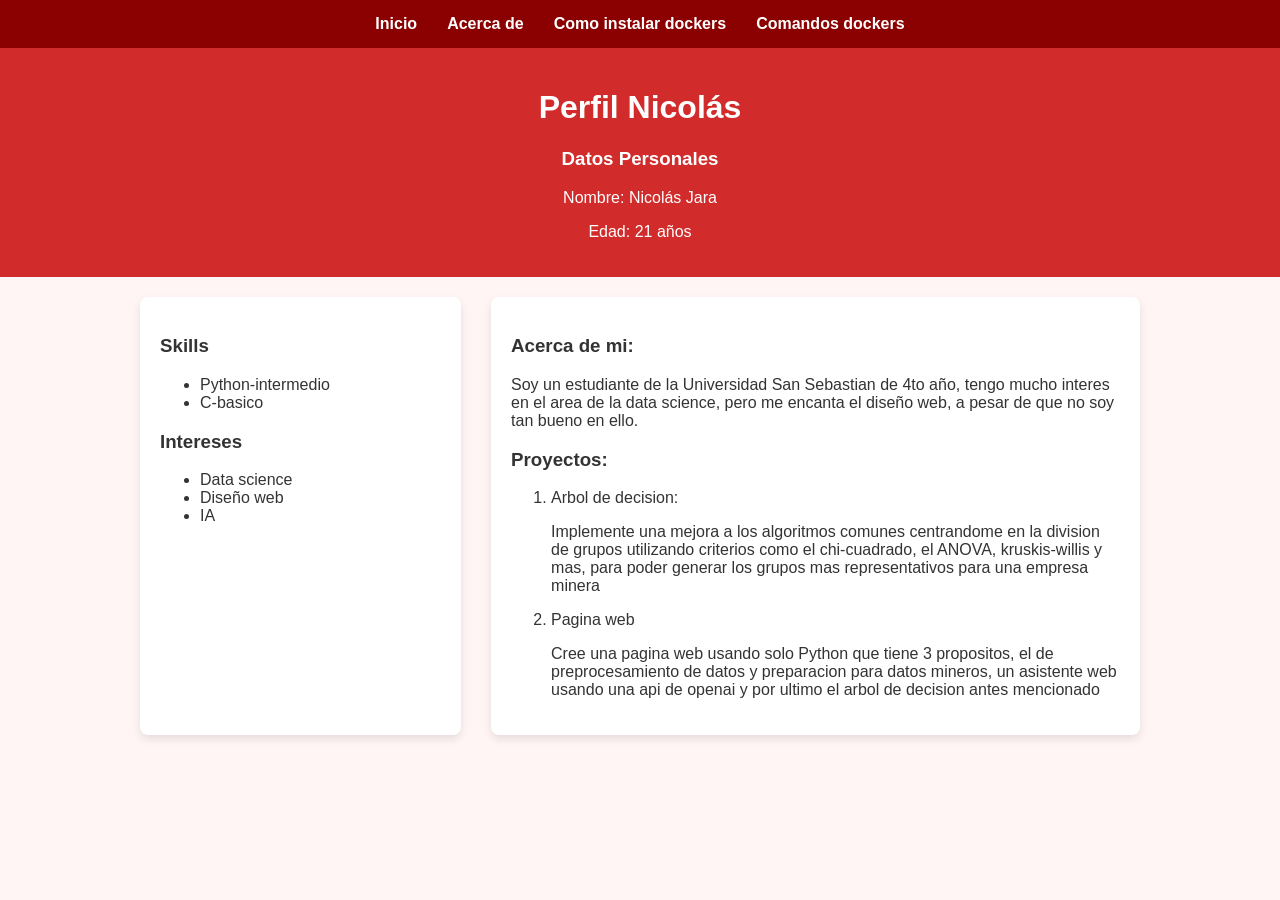
<file: 01/index.html>
<!DOCTYPE html>
<html lang="es">
<head>
    <meta charset="UTF-8">
    <meta name="viewport" content="width=device-width, initial-scale=1.0">
    <link rel="stylesheet" href="styles.css">
    <title>Perfil Nico</title>
</head>
<body>
    <nav>
        <ul>
            <li><a href="">Inicio</a></li>
            <li><a href="">Acerca de</a></li>
            <li><a href="">Como instalar dockers</a></li>
            <li><a href="">Comandos dockers</a></li>
        </ul>
    </nav>
    <header class="Titulo">
        <h1>Perfil Nicolás</h1>
        <h3>Datos Personales</h3>
        <p>Nombre: Nicolás Jara</p>
        <p>Edad: 21 años</p>
    </header>
    <div class="main-container">
        <div class="left-container">
            <h3>Skills</h3>
            <ul class="Skills">
                <li>Python-intermedio</li>
                <li>C-basico</li>
            </ul>
            <h3>Intereses</h3>
            <ul>
                <li>Data science</li>
                <li>Diseño web</li>
                <li>IA</li>
            </ul>
        </div>
        <div class="right-container">
            <h3>Acerca de mi:</h3>
            <p>
                Soy un estudiante de la Universidad San Sebastian de 4to año,
                tengo mucho interes en el area de la data science, pero me encanta el diseño web, a 
                pesar de que no soy tan bueno en ello.</p>
            <h3>Proyectos:</h3>
            <ol>
                <li>Arbol de decision:
                <p>Implemente una mejora a los algoritmos comunes centrandome en la division de grupos utilizando criterios como 
                    el chi-cuadrado, el ANOVA, kruskis-willis y mas, para poder generar los grupos mas representativos para una empresa minera</p></li>
                <li>Pagina web
                <p>Cree una pagina web usando solo Python que tiene 3 propositos, el de preprocesamiento de datos y preparacion para datos mineros, 
                    un asistente web usando una api de openai y por ultimo el arbol de decision antes mencionado
                </p></li>
            </ol>
        </div>
    </div>
</body>
</html>
</file>
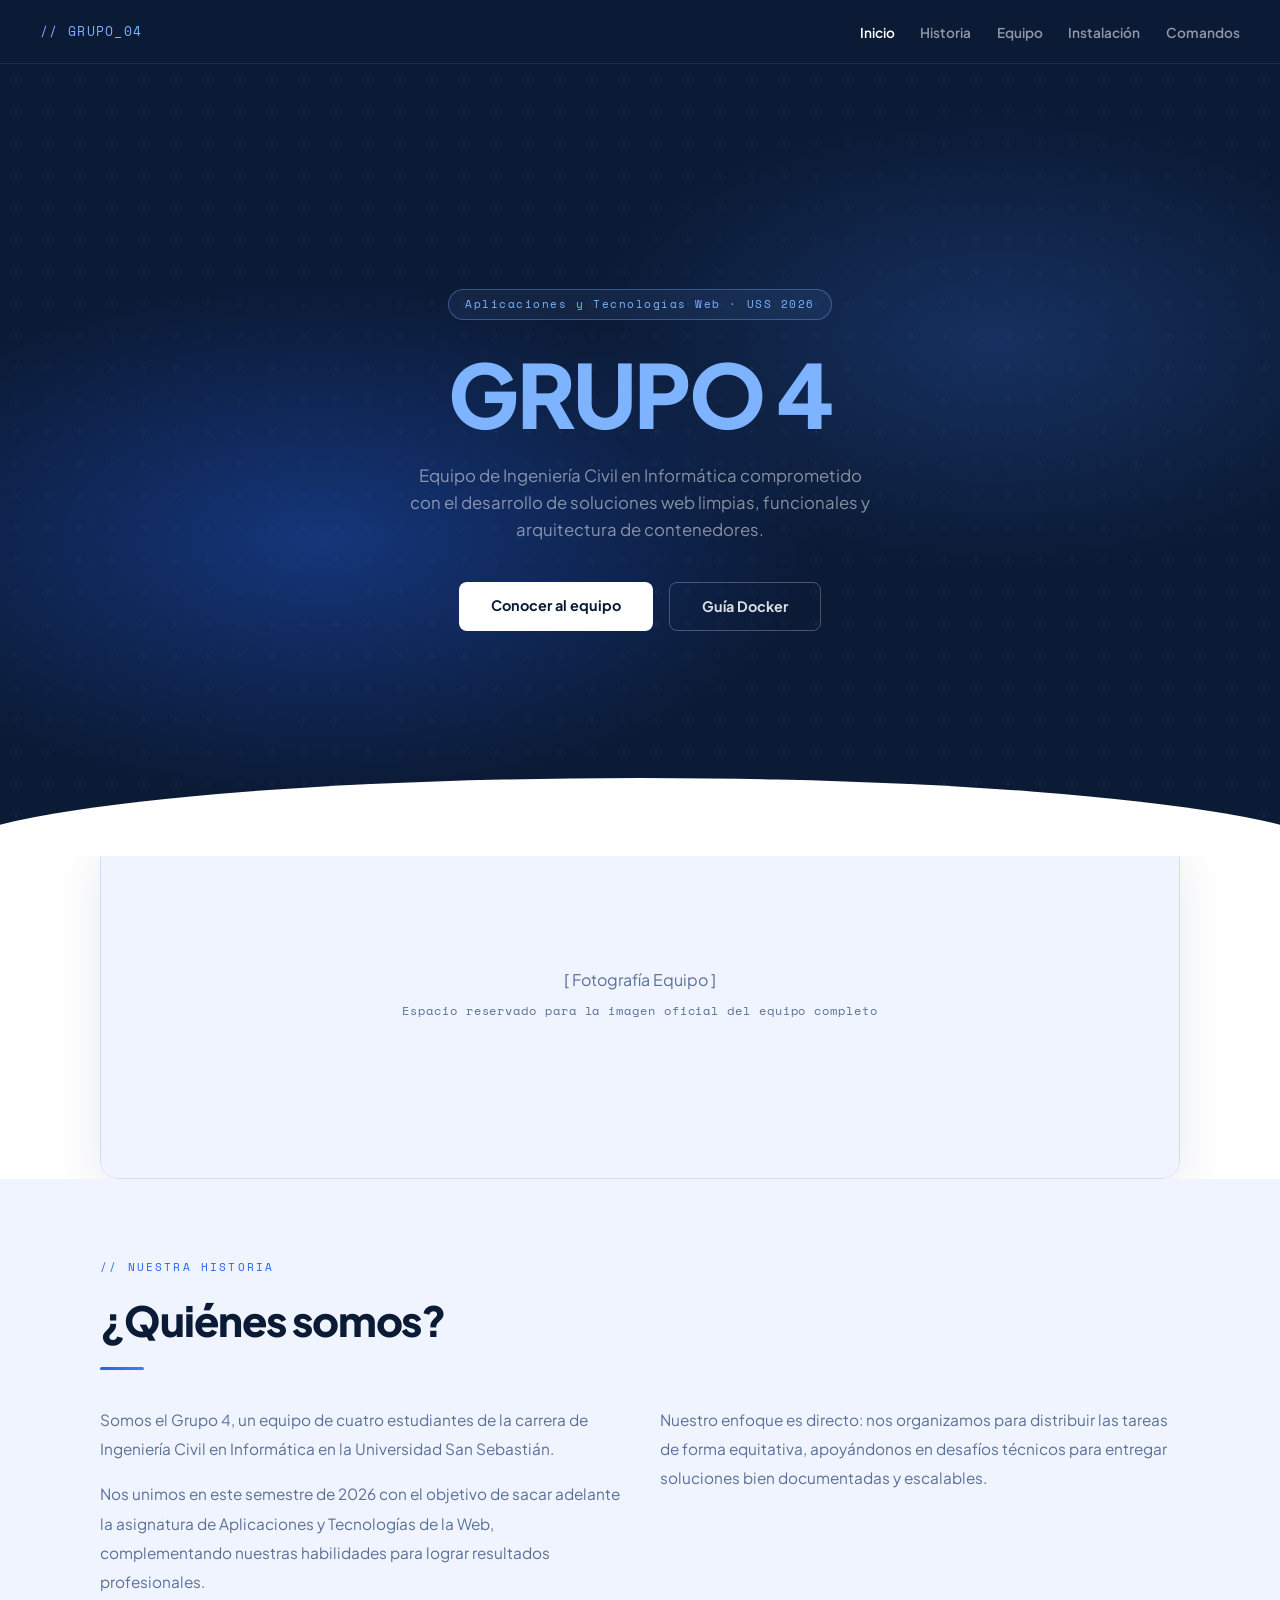
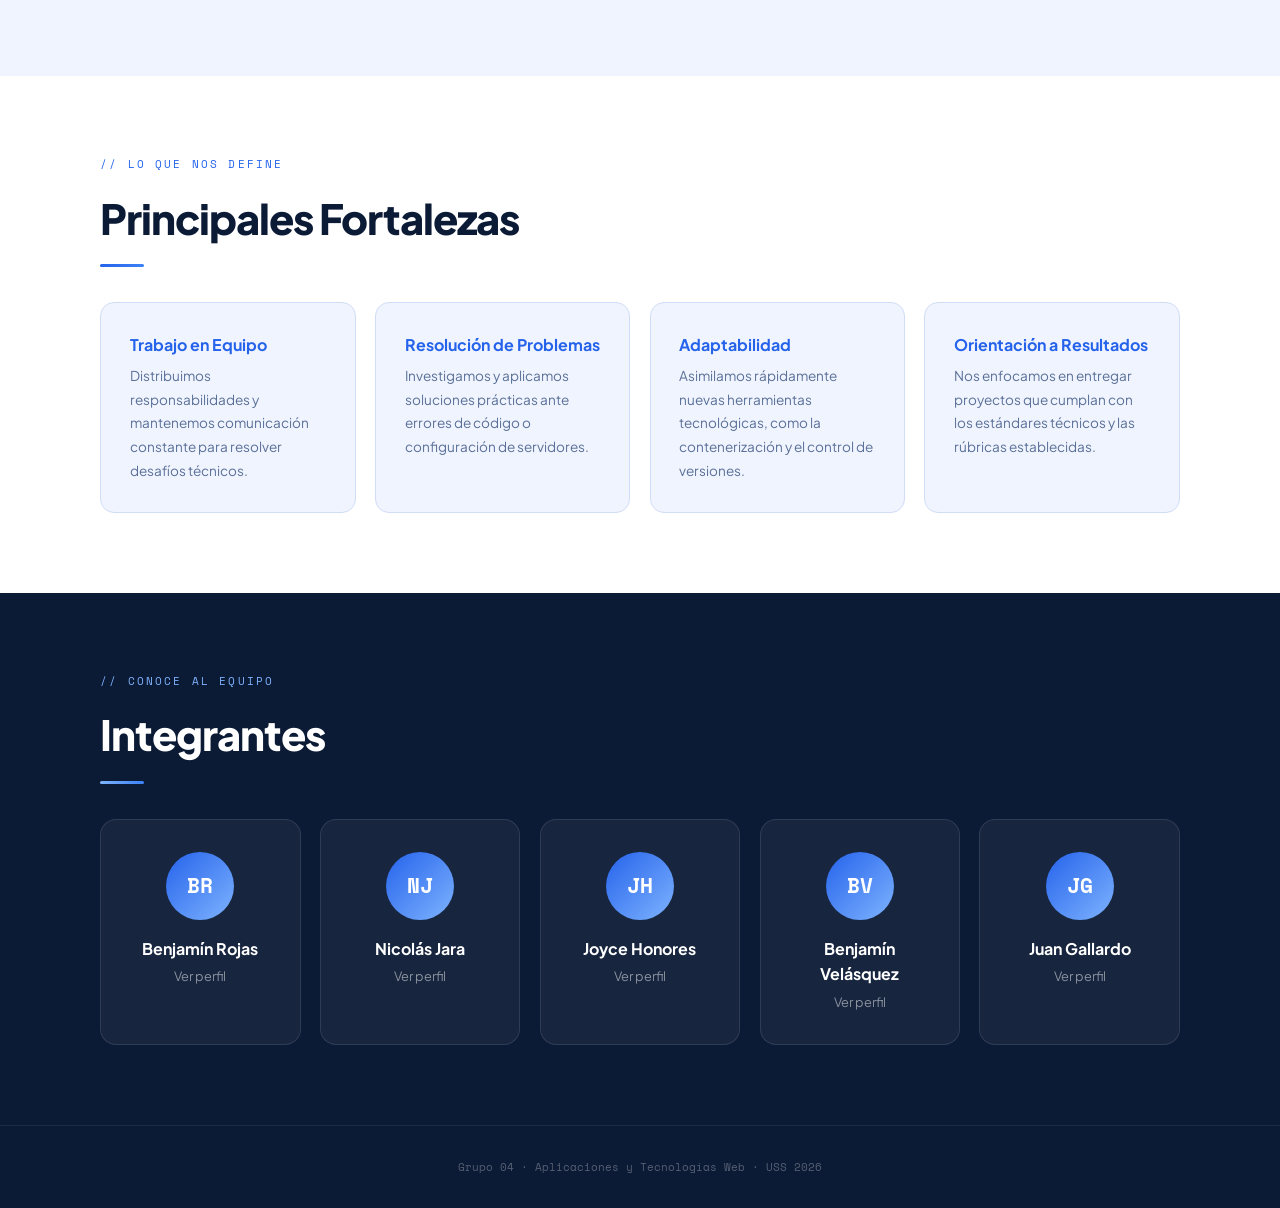
<file: docker-lab-web/index.html>
<!DOCTYPE html>
<html lang="es">
<head>
  <meta charset="UTF-8" />
  <meta name="viewport" content="width=device-width, initial-scale=1.0"/>
  <title>Grupo 4 – Aplicaciones y Tecnologías Web</title>
  <link rel="preconnect" href="https://fonts.googleapis.com">
  <link href="https://fonts.googleapis.com/css2?family=Space+Mono:wght@400;700&family=Plus+Jakarta+Sans:wght@400;500;600;700;800&display=swap" rel="stylesheet">
  <link rel="stylesheet" href="css/main.css">
</head>
<body>

  <nav>
    <span class="nav-logo">// GRUPO_04</span>
    <ul class="nav-links">
      <li><a href="index.html" class="active">Inicio</a></li>
      <li><a href="#historia">Historia</a></li>
      <li><a href="#integrantes">Equipo</a></li>
      <li><a href="pages/docker-install.html">Instalación</a></li>
      <li><a href="pages/docker-commands.html">Comandos</a></li>
    </ul>
  </nav>

  <section class="hero">
    <div class="hero-grid"></div>
    <div class="hero-glow"></div>
    <div class="hero-inner">
      <span class="badge">Aplicaciones y Tecnologías Web · USS 2026</span>
      <h1><span class="highlight">GRUPO 4</span></h1>
      <p class="hero-sub">Equipo de Ingeniería Civil en Informática comprometido con el desarrollo de soluciones web limpias, funcionales y arquitectura de contenedores.</p>
      <div class="hero-cta">
        <a href="#integrantes" class="btn btn-primary">Conocer al equipo</a>
        <a href="pages/docker-install.html" class="btn btn-ghost">Guía Docker</a>
      </div>
    </div>
  </section>

  <div class="photo-section">
    <div class="team-photo-wrap">
      <div class="team-photo-placeholder">
        <span class="icon">[ Fotografía Equipo ]</span>
        <p>Espacio reservado para la imagen oficial del equipo completo</p>
        <p class="hero-sub" style="font-size: 0.75rem; color: rgba(30, 42, 69, 0.5);"></p>
      </div>
    </div>
  </div>

  <section id="historia">
    <div class="container">
      <p class="section-label">// nuestra historia</p>
      <h2>¿Quiénes somos?</h2>
      <div class="divider"></div>
      <div class="historia-grid">
        <div class="historia-text">
          <p>Somos el Grupo 4, un equipo de cuatro estudiantes de la carrera de Ingeniería Civil en Informática en la Universidad San Sebastián.</p>
          <p>Nos unimos en este semestre de 2026 con el objetivo de sacar adelante la asignatura de Aplicaciones y Tecnologías de la Web, complementando nuestras habilidades para lograr resultados profesionales.</p>
        </div>
        <div class="historia-text">
          <p>Nuestro enfoque es directo: nos organizamos para distribuir las tareas de forma equitativa, apoyándonos en desafíos técnicos para entregar soluciones bien documentadas y escalables.</p>
        </div>
      </div>
    </div>
  </section>

  <section id="fortalezas">
    <div class="container">
      <p class="section-label">// lo que nos define</p>
      <h2>Principales Fortalezas</h2>
      <div class="divider"></div>
      <div class="fortalezas-grid">
        <div class="fortaleza-card">
          <h3>Trabajo en Equipo</h3>
          <p>Distribuimos responsabilidades y mantenemos comunicación constante para resolver desafíos técnicos.</p>
        </div>
        <div class="fortaleza-card">
          <h3>Resolución de Problemas</h3>
          <p>Investigamos y aplicamos soluciones prácticas ante errores de código o configuración de servidores.</p>
        </div>
        <div class="fortaleza-card">
          <h3>Adaptabilidad</h3>
          <p>Asimilamos rápidamente nuevas herramientas tecnológicas, como la contenerización y el control de versiones.</p>
        </div>
        <div class="fortaleza-card">
          <h3>Orientación a Resultados</h3>
          <p>Nos enfocamos en entregar proyectos que cumplan con los estándares técnicos y las rúbricas establecidas.</p>
        </div>
      </div>
    </div>
  </section>

  <section id="integrantes">
    <div class="container">
      <p class="section-label">// conoce al equipo</p>
      <h2>Integrantes</h2>
      <div class="divider"></div>
      <div class="members-grid">
        <a href="pages/benjamin.html" class="member-card">
          <div class="member-avatar">BR</div>
          <h3>Benjamín Rojas</h3>
          <p>Ver perfil</p>
        </a>
        <a href="pages/nicolas.html" class="member-card">
          <div class="member-avatar">NJ</div>
          <h3>Nicolás Jara</h3>
          <p>Ver perfil</p>
        </a>
        <a href="pages/joyce.html" class="member-card">
          <div class="member-avatar">JH</div>
          <h3>Joyce Honores</h3>
          <p>Ver perfil</p>
        </a>
        <a href="pages/benjamin-v.html" class="member-card">
          <div class="member-avatar">BV</div>
          <h3>Benjamín Velásquez</h3>
          <p>Ver perfil</p>
        </a>
        <a href="pages/juan.html" class="member-card">
          <div class="member-avatar">JG</div>
          <h3>Juan Gallardo</h3>
          <p>Ver perfil</p>
        </a>
      </div>
    </div>
  </section>

  <footer>
    <p>Grupo 04 · Aplicaciones y Tecnologías Web · USS 2026</p>
  </footer>

</body>
</html>
</file>
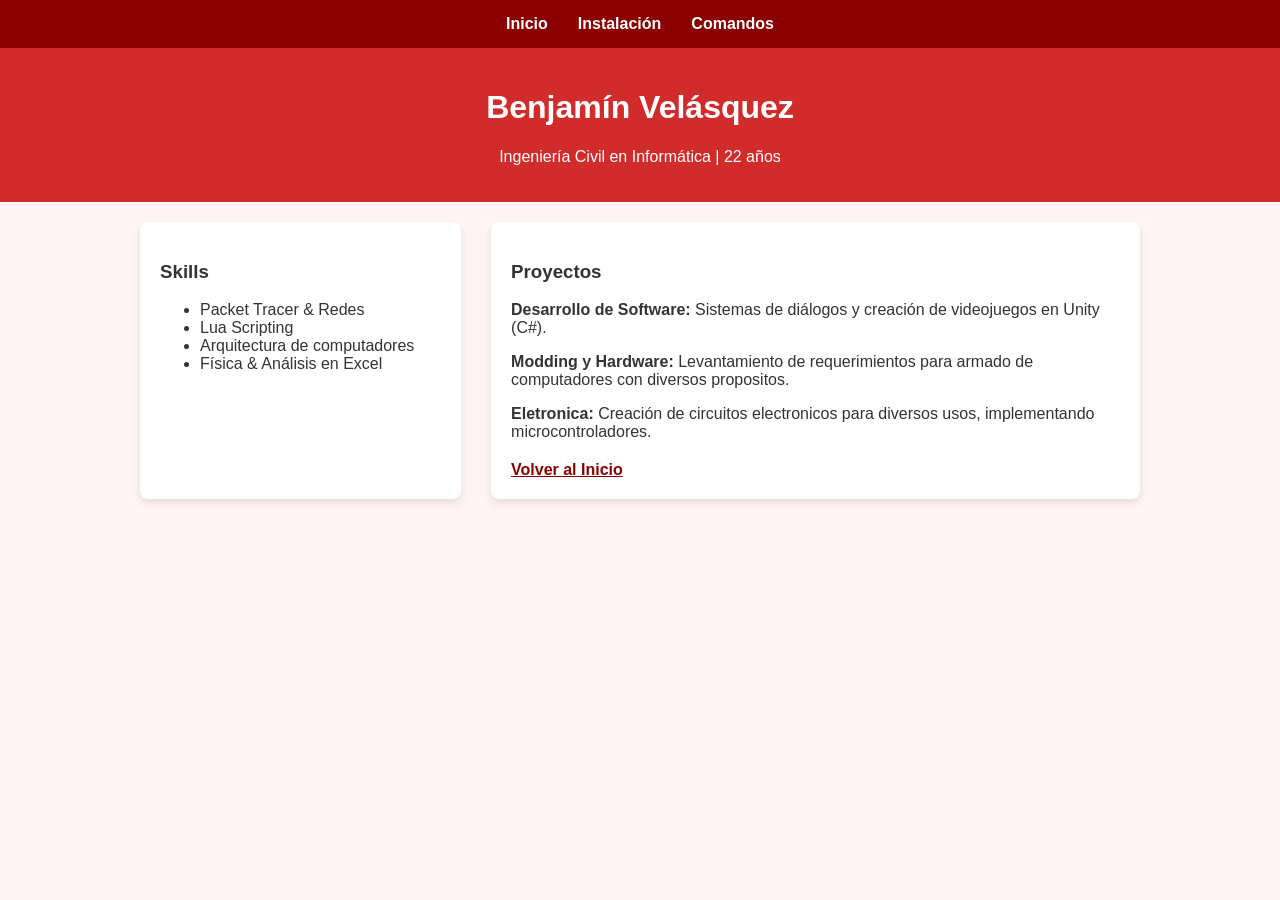
<file: docker-lab-web/pages/benjamin-vm.html>
<!DOCTYPE html>
<html lang="es">
<head>
    <meta charset="UTF-8">
    <link rel="stylesheet" href="../css/styles.css">
    <title>Perfil Benjamín V.</title>
</head>
<body>
    <nav><ul><li><a href="../index.html.html">Inicio</a></li><li><a href="docker-install.html">Instalación</a></li><li><a href="docker-comands.html.html">Comandos</a></li></ul></nav>
    <header class="Titulo">
        <h1>Benjamín Velásquez</h1>
        <p>Ingeniería Civil en Informática | 22 años</p>
    </header>
    <div class="main-container">
        <div class="left-container">
            <h3>Skills</h3>
            <ul>
                <li>Packet Tracer & Redes</li>
                <li>Lua Scripting</li>
                <li>Arquitectura de computadores</li>
                <li>Física & Análisis en Excel</li>
            </ul>
        </div>
        <div class="right-container">
            <h3>Proyectos</h3>
            <p><strong>Desarrollo de Software:</strong> Sistemas de diálogos y creación de videojuegos en Unity (C#).</p>
            <p><strong>Modding y Hardware:</strong> Levantamiento de requerimientos para armado de computadores con diversos propositos.</p>
            <p><strong>Eletronica:</strong> Creación de circuitos electronicos para diversos usos, implementando microcontroladores.</p>
            <div style="margin-top:20px"><a href="../index.html.html" style="color:var(--rojo-oscuro);font-weight:bold">Volver al Inicio</a></div>
        </div>
    </div>
</body>
</html>
</file>
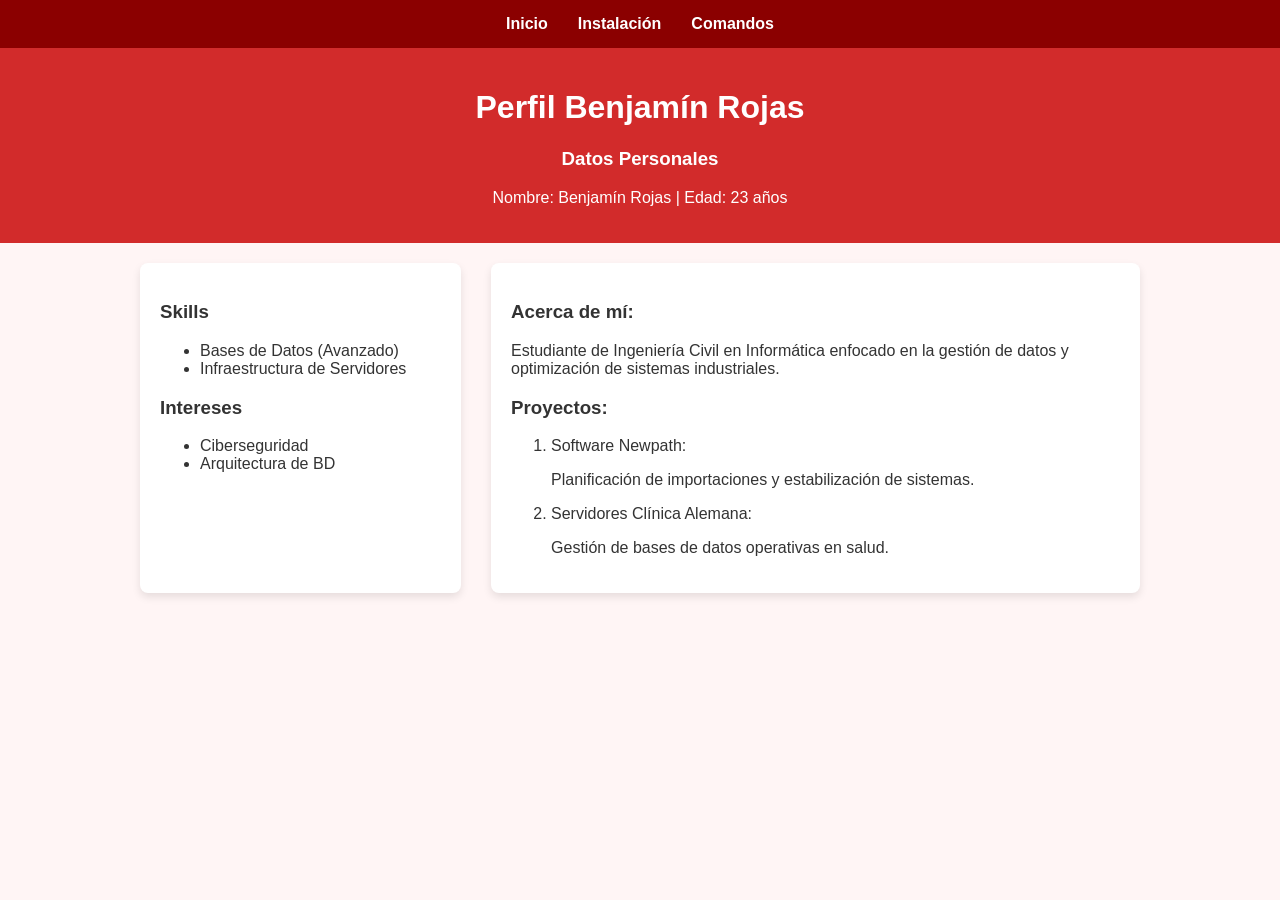
<file: docker-lab-web/pages/benjamin.html>
<!DOCTYPE html>
<html lang="es">
<head>
    <meta charset="UTF-8">
    <meta name="viewport" content="width=device-width, initial-scale=1.0">
    <link rel="stylesheet" href="../css/styles.css">
    <title>Perfil Benjamín Rojas</title>
</head>
<body>
    <nav>
        <ul>
            <li><a href="../index.html.html">Inicio</a></li>
            <li><a href="docker-install.html">Instalación</a></li>
            <li><a href="docker-comands.html.html">Comandos</a></li>
        </ul>
    </nav>
    <header class="Titulo">
        <h1>Perfil Benjamín Rojas</h1>
        <h3>Datos Personales</h3>
        <p>Nombre: Benjamín Rojas | Edad: 23 años</p>
    </header>
    <div class="main-container">
        <div class="left-container">
            <h3>Skills</h3>
            <ul class="Skills">
                <li>Bases de Datos (Avanzado)</li>
                <li>Infraestructura de Servidores</li>
            </ul>
            <h3>Intereses</h3>
            <ul>
                <li>Ciberseguridad</li>
                <li>Arquitectura de BD</li>
            </ul>
        </div>
        <div class="right-container">
            <h3>Acerca de mí:</h3>
            <p>Estudiante de Ingeniería Civil en Informática enfocado en la gestión de datos y optimización de sistemas industriales.</p>
            <h3>Proyectos:</h3>
            <ol>
                <li>Software Newpath: <p>Planificación de importaciones y estabilización de sistemas.</p></li>
                <li>Servidores Clínica Alemana: <p>Gestión de bases de datos operativas en salud.</p></li>
            </ol>
        </div>
    </div>
</body>
</html>
</file>
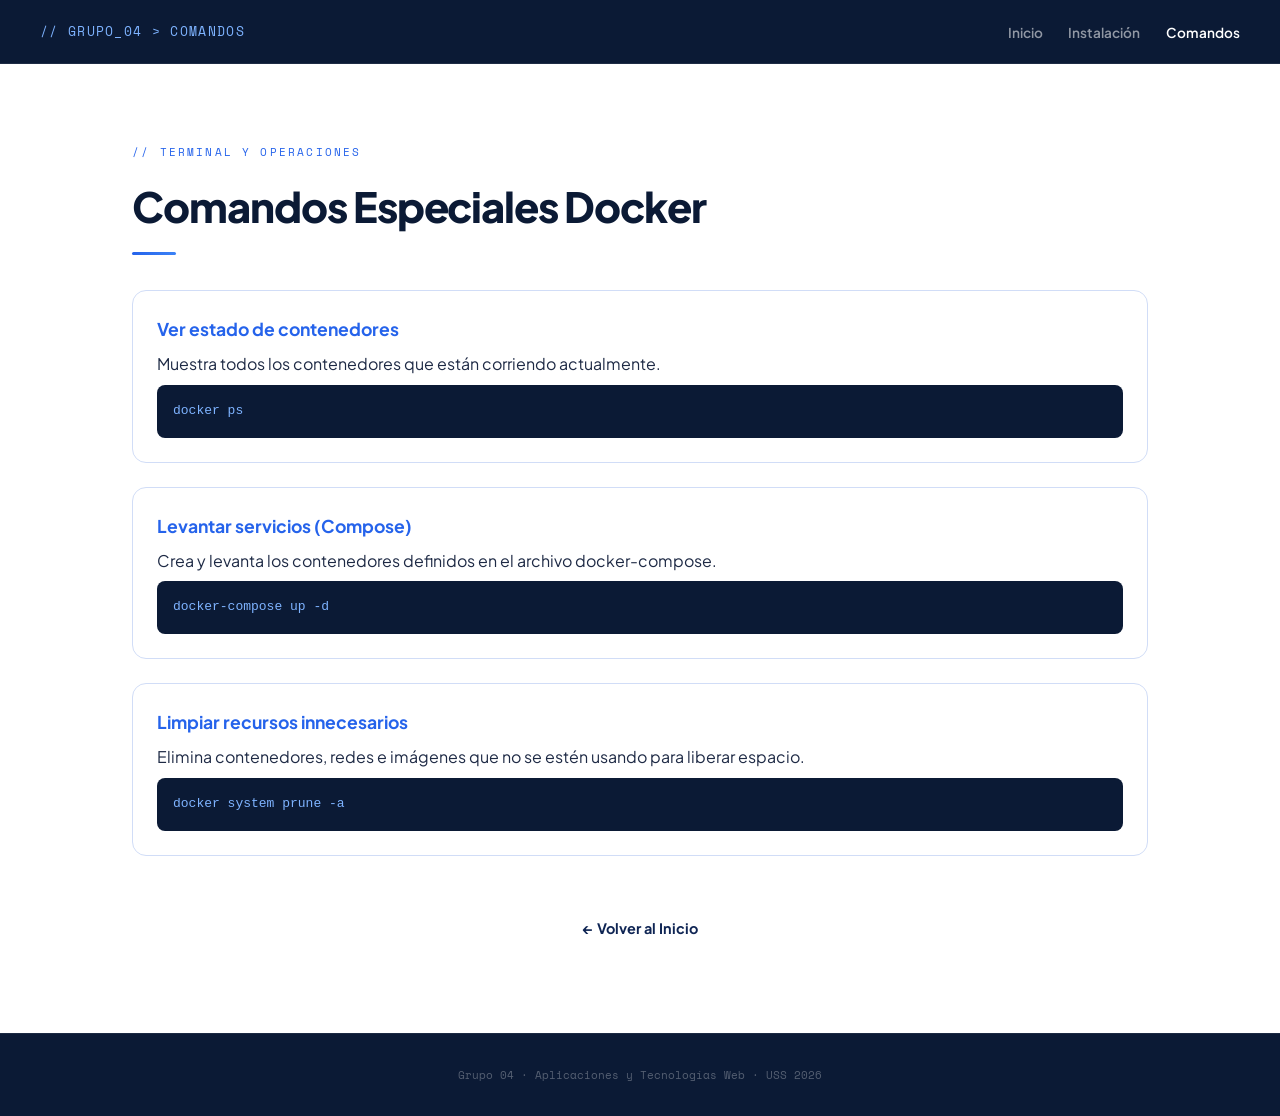
<file: docker-lab-web/pages/docker-comands.html.html>
<!DOCTYPE html>
<html lang="es">
<head>
  <meta charset="UTF-8" />
  <meta name="viewport" content="width=device-width, initial-scale=1.0"/>
  <title>Comandos Docker – Grupo 4</title>
  <link rel="preconnect" href="https://fonts.googleapis.com">
  <link href="https://fonts.googleapis.com/css2?family=Space+Mono:wght@400;700&family=Plus+Jakarta+Sans:wght@400;500;600;700;800&display=swap" rel="stylesheet">
  <link rel="stylesheet" href="../css/main.css">
  <style>
    .command-card {
      background: var(--white);
      border: 1px solid var(--border);
      border-radius: 14px;
      padding: 1.5rem;
      margin-bottom: 1.5rem;
    }
    .code-block {
      background: var(--navy-deep);
      color: #7eb3ff;
      padding: 1rem;
      border-radius: 8px;
      font-family: 'Space Mono', monospace;
      margin-top: 0.5rem;
      display: flex;
      justify-content: space-between;
      align-items: center;
    }
    h3 { color: var(--accent); font-size: 1.1rem; margin-bottom: 0.5rem; }
  </style>
</head>
<body>

  <nav>
    <span class="nav-logo">// GRUPO_04 > COMANDOS</span>
    <ul class="nav-links">
      <li><a href="../index.html.html">Inicio</a></li>
      <li><a href="docker-install.html">Instalación</a></li>
      <li><a href="docker-commands.html" class="active">Comandos</a></li>
    </ul>
  </nav>

  <section class="container" style="padding: 5rem 2rem;">
    <p class="section-label">// terminal y operaciones</p>
    <h2>Comandos Especiales Docker</h2>
    <div class="divider"></div>

    <div class="command-card">
      <h3>Ver estado de contenedores</h3>
      <p>Muestra todos los contenedores que están corriendo actualmente.</p>
      <div class="code-block"><code>docker ps</code></div>
    </div>

    <div class="command-card">
      <h3>Levantar servicios (Compose)</h3>
      <p>Crea y levanta los contenedores definidos en el archivo docker-compose.</p>
      <div class="code-block"><code>docker-compose up -d</code></div>
    </div>

    <div class="command-card">
      <h3>Limpiar recursos innecesarios</h3>
      <p>Elimina contenedores, redes e imágenes que no se estén usando para liberar espacio.</p>
      <div class="code-block"><code>docker system prune -a</code></div>
    </div>

    <div style="text-align: center; margin-top: 3rem;">
        <a href="../index.html.html" class="btn btn-ghost" style="color: var(--navy);">← Volver al Inicio</a>
    </div>
  </section>

  <footer>
    <p>Grupo 04 · Aplicaciones y Tecnologías Web · USS 2026</p>
  </footer>

</body>
</html>
</file>
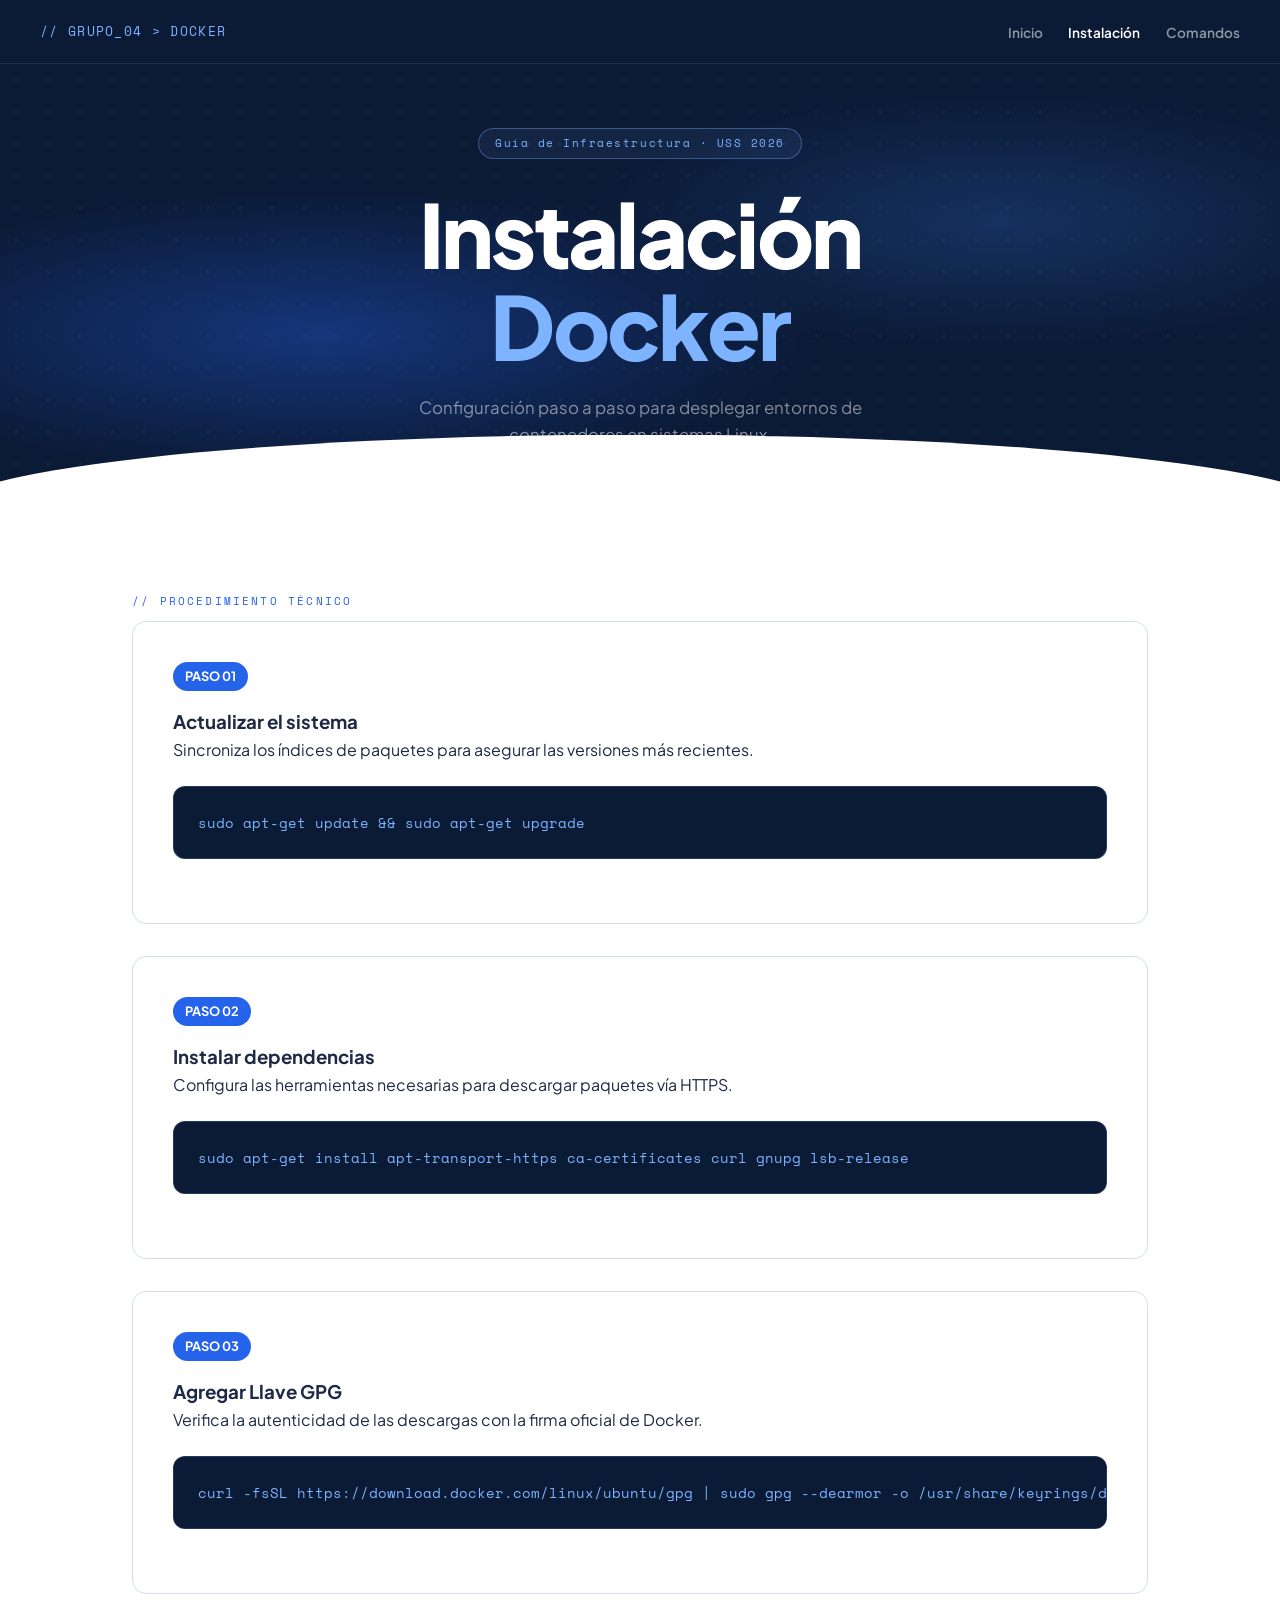
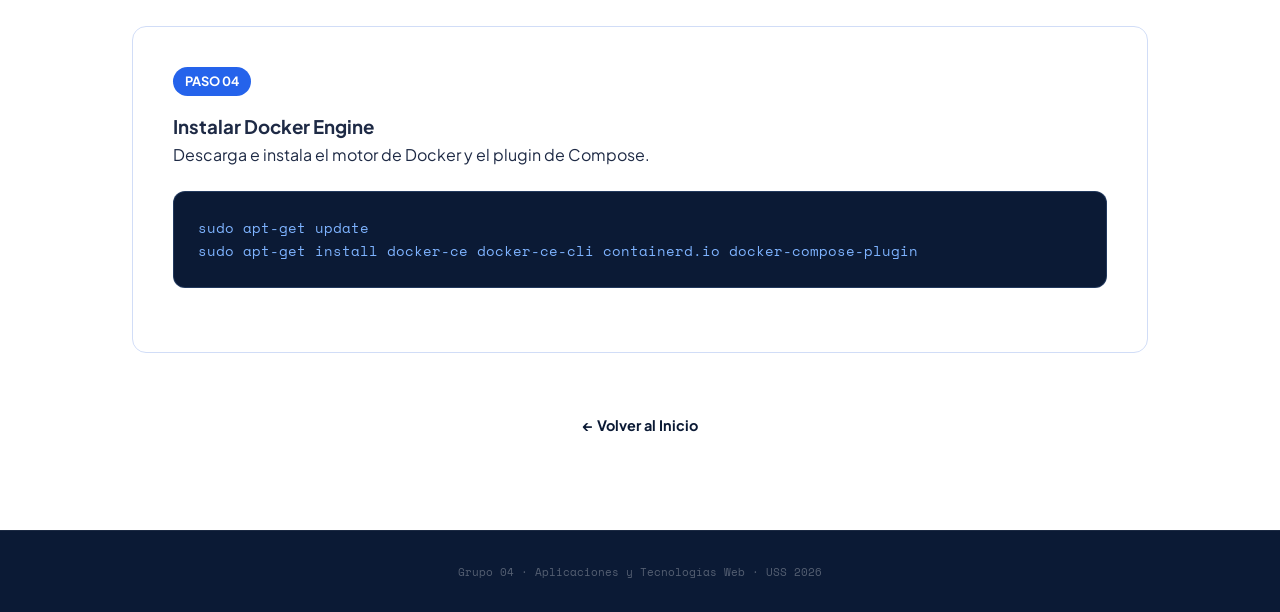
<file: docker-lab-web/pages/docker-install.html>
<!DOCTYPE html>
<html lang="es">
<head>
  <meta charset="UTF-8" />
  <meta name="viewport" content="width=device-width, initial-scale=1.0"/>
  <title>Instalación Docker – Grupo 4</title>
  <link rel="preconnect" href="https://fonts.googleapis.com">
  <link href="https://fonts.googleapis.com/css2?family=Space+Mono:wght@400;700&family=Plus+Jakarta+Sans:wght@400;500;600;700;800&display=swap" rel="stylesheet">
  <link rel="stylesheet" href="../css/main.css">
  <style>
    pre {
      background: var(--navy-deep);
      color: #7eb3ff;
      padding: 1.5rem;
      border-radius: 12px;
      overflow-x: auto;
      font-family: 'Space Mono', monospace;
      font-size: 0.9rem;
      border: 1px solid rgba(126, 179, 255, 0.2);
      margin: 1.5rem 0;
    }
    .install-card {
      background: var(--white);
      border: 1px solid var(--border);
      border-radius: 14px;
      padding: 2.5rem;
      margin-bottom: 2rem;
    }
    .step-badge {
      background: var(--accent);
      color: white;
      padding: 4px 12px;
      border-radius: 20px;
      font-size: 0.8rem;
      font-weight: 700;
      margin-bottom: 1rem;
      display: inline-block;
    }
  </style>
</head>
<body>

  <nav>
    <span class="nav-logo">// GRUPO_04 > DOCKER</span>
    <ul class="nav-links">
      <li><a href="../index.html.html">Inicio</a></li>
      <li><a href="docker-install.html" class="active">Instalación</a></li>
      <li><a href=docker-comands.html.html>Comandos</a></li>
    </ul>
  </nav>

  <header class="hero" style="min-height: 45vh; padding: 4rem 2rem;">
    <div class="hero-grid"></div>
    <div class="hero-glow"></div>
    <div class="hero-inner">
      <span class="badge">Guía de Infraestructura · USS 2026</span>
      <h1>Instalación <span class="highlight">Docker</span></h1>
      <p class="hero-sub">Configuración paso a paso para desplegar entornos de contenedores en sistemas Linux.</p>
    </div>
  </header>

  <main class="container" style="padding: 5rem 2rem;">
    <p class="section-label">// procedimiento técnico</p>
    
    <div class="install-card">
      <span class="step-badge">PASO 01</span>
      <h3>Actualizar el sistema</h3>
      <p>Sincroniza los índices de paquetes para asegurar las versiones más recientes.</p>
      <pre>sudo apt-get update && sudo apt-get upgrade</pre>
    </div>

    <div class="install-card">
      <span class="step-badge">PASO 02</span>
      <h3>Instalar dependencias</h3>
      <p>Configura las herramientas necesarias para descargar paquetes vía HTTPS.</p>
      <pre>sudo apt-get install apt-transport-https ca-certificates curl gnupg lsb-release</pre>
    </div>

    <div class="install-card">
      <span class="step-badge">PASO 03</span>
      <h3>Agregar Llave GPG</h3>
      <p>Verifica la autenticidad de las descargas con la firma oficial de Docker.</p>
      <pre>curl -fsSL https://download.docker.com/linux/ubuntu/gpg | sudo gpg --dearmor -o /usr/share/keyrings/docker-archive-keyring.gpg</pre>
    </div>

    <div class="install-card">
      <span class="step-badge">PASO 04</span>
      <h3>Instalar Docker Engine</h3>
      <p>Descarga e instala el motor de Docker y el plugin de Compose.</p>
      <pre>sudo apt-get update
sudo apt-get install docker-ce docker-ce-cli containerd.io docker-compose-plugin</pre>
    </div>

    <div style="text-align: center; margin-top: 3rem;">
      <a href="../index.html.html" class="btn btn-ghost" style="color: var(--navy-deep);">← Volver al Inicio</a>
    </div>
  </main>

  <footer>
    <p>Grupo 04 · Aplicaciones y Tecnologías Web · USS 2026</p>
  </footer>

</body>
</html>
</file>
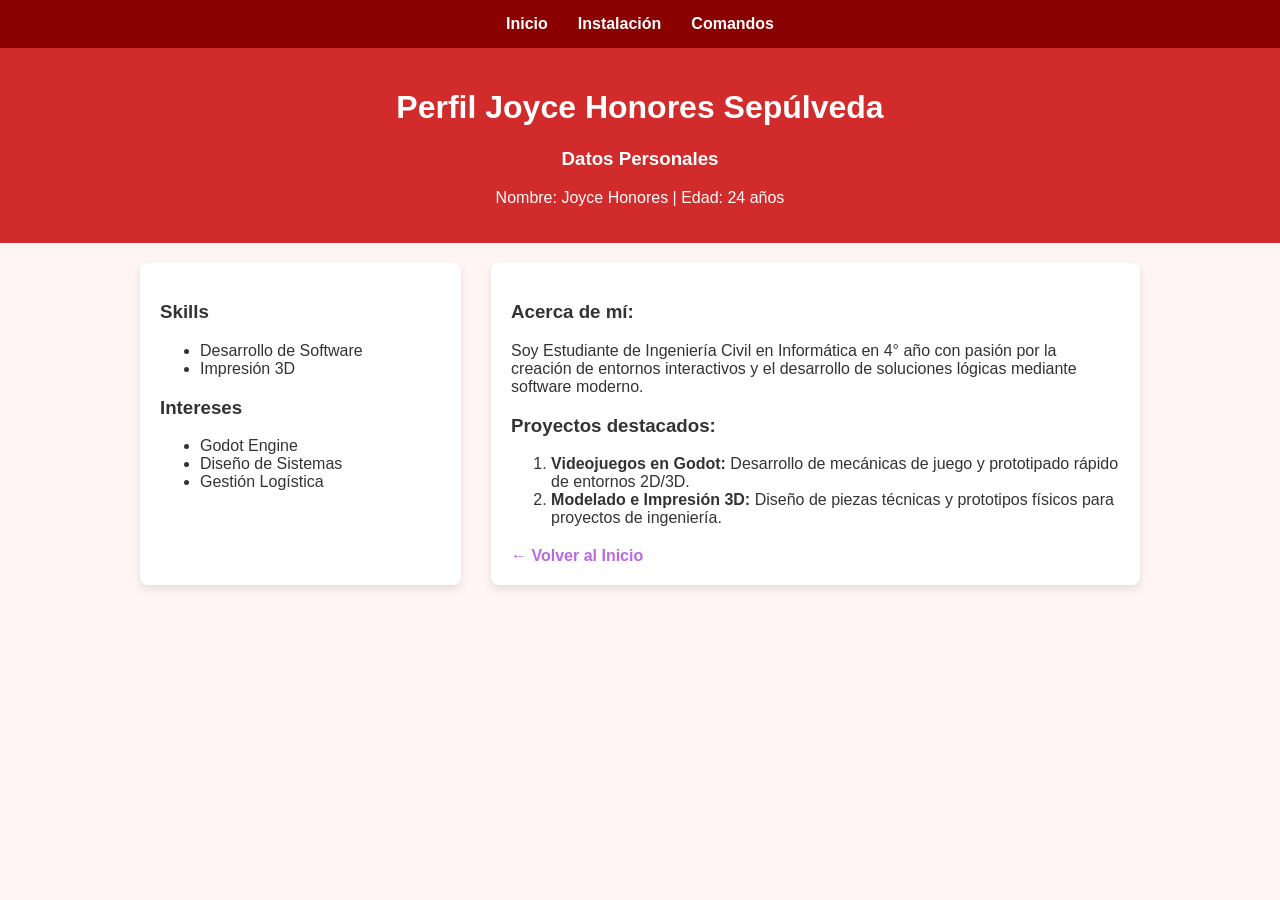
<file: docker-lab-web/pages/joyce.html>
<!DOCTYPE html>
<html lang="es">
<head>
    <meta charset="UTF-8">
    <meta name="viewport" content="width=device-width, initial-scale=1.0">
    <link rel="stylesheet" href="../css/styles.css">
    <title>Perfil Joyce Honores</title>
</head>
<body>
    <nav>
        <ul>
            <li><a href="../index.html.html">Inicio</a></li>
            <li><a href="docker-install.html">Instalación</a></li>
            <li><a href="docker-comands.html.html">Comandos</a></li>
        </ul>
    </nav>
    <header class="Titulo">
        <h1>Perfil Joyce Honores Sepúlveda</h1>
        <h3>Datos Personales</h3>
        <p>Nombre: Joyce Honores | Edad: 24 años</p>
    </header>
    <div class="main-container">
        <div class="left-container">
            <h3>Skills</h3>
            <ul class="Skills">
                <li>Desarrollo de Software</li>
                <li>Impresión 3D</li>
            </ul>
            <h3>Intereses</h3>
            <ul>
                <li>Godot Engine</li>
                <li>Diseño de Sistemas</li>
                <li>Gestión Logística</li>
            </ul>
        </div>
        <div class="right-container">
            <h3>Acerca de mí:</h3>
            <p>Soy Estudiante de Ingeniería Civil en Informática en 4° año con pasión por la creación de entornos interactivos y el desarrollo de soluciones lógicas mediante software moderno.</p>
            <h3>Proyectos destacados:</h3>
            <ol>
                <li><strong>Videojuegos en Godot:</strong> Desarrollo de mecánicas de juego y prototipado rápido de entornos 2D/3D.</li>
                <li><strong>Modelado e Impresión 3D:</strong> Diseño de piezas técnicas y prototipos físicos para proyectos de ingeniería.</li>
            </ol>
            <div style="margin-top: 20px;">
                <a href="../index.html.html" style="color: #ba6adf; font-weight: bold; text-decoration: none;">← Volver al Inicio</a>
            </div>
        </div>
    </div>
</body>
</html>
</file>
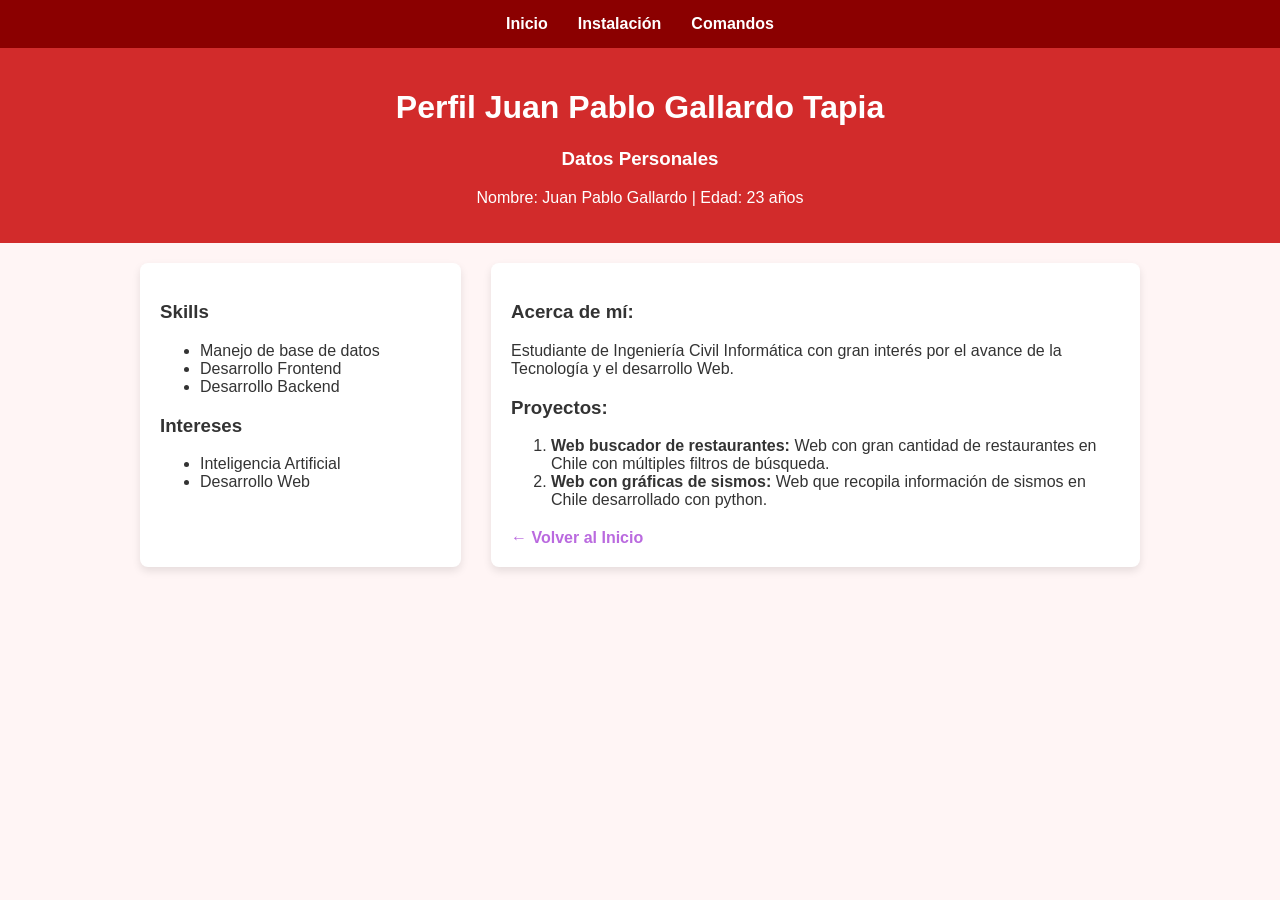
<file: docker-lab-web/pages/juan.html>
<!DOCTYPE html>
<html lang="es">
<head>
    <meta charset="UTF-8">
    <meta name="viewport" content="width=device-width, initial-scale=1.0">
    <link rel="stylesheet" href="../css/styles.css">
    <title>Perfil Juan Gallardo</title>
</head>
<body>
    <nav>
        <ul>
            <li><a href="../index.html.html">Inicio</a></li>
            <li><a href="docker-install.html">Instalación</a></li>
            <li><a href="docker-comands.html.html">Comandos</a></li>
        </ul>
    </nav>
    <header class="Titulo">
        <h1>Perfil Juan Pablo Gallardo Tapia</h1>
        <h3>Datos Personales</h3>
        <p>Nombre: Juan Pablo Gallardo | Edad: 23 años</p>
    </header>
    <div class="main-container">
        <div class="left-container">
            <h3>Skills</h3>
            <ul class="Skills">
                <li>Manejo de base de datos</li>
                <li>Desarrollo Frontend</li>
                <li>Desarrollo Backend</li>
            </ul>
            <h3>Intereses</h3>
            <ul>
                <li>Inteligencia Artificial</li>
                <li>Desarrollo Web</li>
            </ul>
        </div>
        <div class="right-container">
            <h3>Acerca de mí:</h3>
            <p>Estudiante de Ingeniería Civil Informática con gran interés por el avance de la Tecnología y el desarrollo Web. </p>
            <h3>Proyectos:</h3>
            <ol>
                <li><strong>Web buscador de restaurantes:</strong> Web con gran cantidad de restaurantes en Chile con múltiples filtros de búsqueda.</li>
                <li><strong>Web con gráficas de sismos:</strong> Web que recopila información de sismos en Chile desarrollado con python.</li>
            </ol>
            <div style="margin-top: 20px;">
                <a href="../index.html.html" style="color: #ba6adf; font-weight: bold; text-decoration: none;">← Volver al Inicio</a>
            </div>
        </div>
    </div>
</body>
</html>
</file>
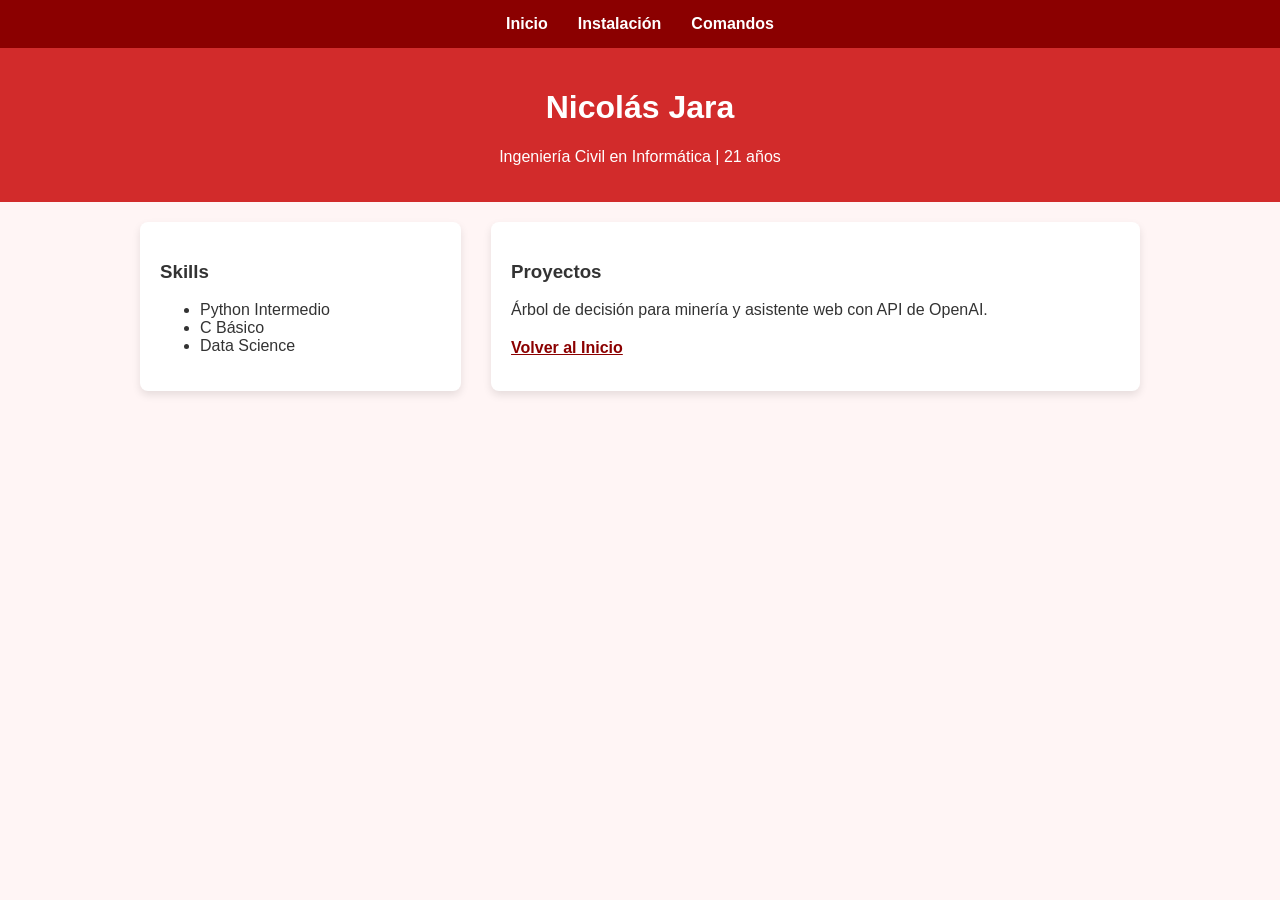
<file: docker-lab-web/pages/nicolas.html>
<!DOCTYPE html>
<html lang="es">
<head>
    <meta charset="UTF-8">
    <link rel="stylesheet" href="../css/styles.css">
    <title>Perfil Nicolás</title>
</head>
<body>
    <nav><ul><li><a href="../index.html.html">Inicio</a></li><li><a href="docker-install.html">Instalación</a></li><li><a href="docker-comands.html.html">Comandos</a></li></ul></nav>
    <header class="Titulo">
        <h1>Nicolás Jara</h1>
        <p>Ingeniería Civil en Informática | 21 años</p>
    </header>
    <div class="main-container">
        <div class="left-container">
            <h3>Skills</h3>
            <ul><li>Python Intermedio</li><li>C Básico</li><li>Data Science</li></ul>
        </div>
        <div class="right-container">
            <h3>Proyectos</h3>
            <p>Árbol de decisión para minería y asistente web con API de OpenAI.</p>
            <div style="margin-top:20px"><a href="../index.html" style="color:var(--rojo-oscuro);font-weight:bold">Volver al Inicio</a></div>
        </div>
    </div>
</body>
</html>
</file>
<file: 01/styles.css>
:root {
    --rojo-oscuro: #8B0000;
    --rojo-acento: #D22B2B;
    --fondo-claro: #FFF5F5;
    --texto-principal: #333333;
    --blanco: #FFFFFF;
}

body {
    background-color: var(--fondo-claro);
    color: var(--texto-principal);
    font-family: Arial, sans-serif;
    margin: 0;
    padding: 0;
}

/* --- Navegación --- */
nav ul {
    display: flex;
    background-color: var(--rojo-oscuro);
    margin: 0;
    padding: 15px; 
    list-style: none;
    justify-content: center; /* Centra los enlaces horizontalmente */
    gap: 30px; /* Crea un espacio uniforme entre cada enlace */
}

nav ul li a {
    text-decoration: none;
    color: var(--blanco); /* El texto blanco resalta sobre el rojo oscuro */
    font-weight: bold;
}

/* --- Cabecera --- */
.Titulo {
    text-align: center;
    padding: 20px;
    background-color: var(--rojo-acento);
    color: var(--blanco);
    margin-bottom: 20px;
}

/* --- Contenedor Principal y Columnas --- */
.main-container {
    display: flex; /* 📐 Activa Flexbox para poner elementos en fila */
    justify-content: space-between; /* Separa los hijos a los extremos */
    max-width: 1000px; /* Evita que el contenido se estire demasiado en pantallas grandes */
    margin: 0 auto; /* Centra el contenedor en la pantalla */
    padding: 0 20px;
    gap: 30px; /* 📦 Asegura una separación de 30px entre la columna izquierda y derecha */
}

.left-container {
    width: 30%; /* Le asigna un tercio del espacio total */
    background-color: var(--blanco);
    padding: 20px;
    border-radius: 8px; /* Redondea las esquinas de la caja */
    box-shadow: 0 4px 8px rgba(0,0,0,0.1); /* Añade una sombra sutil */
}

.right-container {
    width: 65%; /* Le asigna el resto del espacio */
    background-color: var(--blanco);
    padding: 20px;
    border-radius: 8px;
    box-shadow: 0 4px 8px rgba(0,0,0,0.1);
}
</file>
<file: docker-lab-web/css/main.css>
:root {
  --navy-deep: #0b1a35;
  --navy: #0f2554;
  --navy-mid: #1a3a6e;
  --accent: #2563eb;
  --accent-bright: #3b82f6;
  --white: #ffffff;
  --off-white: #f0f4ff;
  --border: #d1ddf7;
  --text: #1e2a45;
  --muted: #5a7098;
}

*,
*::before,
*::after {
  box-sizing: border-box;
  margin: 0;
  padding: 0;
}

html {
  scroll-behavior: smooth;
}

body {
  background: var(--white);
  color: var(--text);
  font-family: 'Plus Jakarta Sans', sans-serif;
  line-height: 1.6;
  overflow-x: hidden;
}

nav {
  position: sticky;
  top: 0;
  z-index: 100;
  display: flex;
  align-items: center;
  justify-content: space-between;
  padding: 0 2.5rem;
  height: 64px;
  background: var(--navy-deep);
  border-bottom: 1px solid rgba(255, 255, 255, .08);
}

.nav-logo {
  font-family: 'Space Mono', monospace;
  font-size: .82rem;
  color: #7eb3ff;
  letter-spacing: .1em;
}

.nav-links {
  display: flex;
  gap: 1.6rem;
  list-style: none;
}

.nav-links a {
  text-decoration: none;
  font-size: .85rem;
  font-weight: 600;
  color: rgba(255, 255, 255, .55);
  transition: color .2s;
}

.nav-links a:hover,
.nav-links a.active {
  color: #fff;
}

.hero {
  position: relative;
  background: var(--navy-deep);
  min-height: 88vh;
  display: flex;
  align-items: center;
  justify-content: center;
  text-align: center;
  padding: 5rem 2rem;
  overflow: hidden;
}

.hero::after {
  content: '';
  position: absolute;
  bottom: -2px;
  left: 0;
  right: 0;
  height: 80px;
  background: var(--white);
  clip-path: ellipse(55% 100% at 50% 100%);
}

.hero-grid {
  position: absolute;
  inset: 0;
  background-image: radial-gradient(rgba(255, 255, 255, .07) 1px, transparent 1px);
  background-size: 32px 32px;
}

.hero-glow {
  position: absolute;
  inset: 0;
  background:
    radial-gradient(ellipse 60% 50% at 25% 60%, rgba(37, 99, 235, .38) 0%, transparent 65%),
    radial-gradient(ellipse 50% 45% at 78% 35%, rgba(59, 130, 246, .22) 0%, transparent 65%);
}

.hero-inner {
  position: relative;
  z-index: 1;
  max-width: 740px;
}

.badge {
  font-family: 'Space Mono', monospace;
  font-size: .68rem;
  letter-spacing: .14em;
  color: #7eb3ff;
  border: 1px solid rgba(126, 179, 255, .35);
  background: rgba(126, 179, 255, .08);
  padding: .35rem 1rem;
  border-radius: 999px;
  margin-bottom: 1.8rem;
  animation: fadeUp .5s ease both;
  display: inline-block;
}

.hero h1 {
  font-size: clamp(3rem, 8vw, 5.5rem);
  font-weight: 800;
  line-height: 1.05;
  letter-spacing: -.03em;
  color: var(--white);
  animation: fadeUp .6s .08s ease both;
}

.hero h1 .highlight {
  color: #7eb3ff;
}

.hero-sub {
  margin-top: 1.4rem;
  font-size: 1.05rem;
  color: rgba(255, 255, 255, .5);
  max-width: 460px;
  margin-inline: auto;
  animation: fadeUp .6s .16s ease both;
}

.hero-cta {
  margin-top: 2.4rem;
  display: flex;
  gap: 1rem;
  justify-content: center;
  flex-wrap: wrap;
  animation: fadeUp .6s .24s ease both;
}

.btn {
  display: inline-block;
  padding: .75rem 2rem;
  border-radius: 8px;
  font-size: .9rem;
  font-weight: 700;
  text-decoration: none;
  transition: transform .2s, box-shadow .2s;
}

.btn-primary {
  background: var(--white);
  color: var(--navy-deep);
}

.btn-primary:hover {
  transform: translateY(-2px);
  box-shadow: 0 8px 28px rgba(0, 0, 0, .25);
}

.btn-ghost {
  border: 1px solid rgba(255, 255, 255, .25);
  color: rgba(255, 255, 255, .85);
  background: transparent;
}

.btn-ghost:hover {
  background: rgba(255, 255, 255, .08);
  transform: translateY(-2px);
}

@keyframes fadeUp {
  from {
    opacity: 0;
    transform: translateY(18px);
  }

  to {
    opacity: 1;
    transform: translateY(0);
  }
}

section {
  padding: 5rem 2rem;
}

.container {
  max-width: 1080px;
  margin: 0 auto;
}

.section-label {
  font-family: 'Space Mono', monospace;
  font-size: .68rem;
  letter-spacing: .2em;
  color: var(--accent);
  text-transform: uppercase;
  margin-bottom: .7rem;
}

h2 {
  font-size: clamp(1.8rem, 4vw, 2.6rem);
  font-weight: 800;
  letter-spacing: -.025em;
  color: var(--navy-deep);
  margin-bottom: .8rem;
}

.divider {
  width: 44px;
  height: 3px;
  background: linear-gradient(90deg, var(--accent), var(--accent-bright));
  border-radius: 2px;
  margin-bottom: 2.2rem;
}

.photo-section {
  padding: 0 2rem;
  margin-top: -1rem;
}

.team-photo-wrap {
  max-width: 1080px;
  margin: 0 auto;
  border-radius: 18px;
  border: 1px solid var(--border);
  overflow: hidden;
  box-shadow: 0 12px 48px rgba(15, 37, 84, .1);
}

.team-photo-placeholder {
  width: 100%;
  aspect-ratio: 16/5;
  background: var(--off-white);
  display: flex;
  flex-direction: column;
  align-items: center;
  justify-content: center;
  gap: .6rem;
  color: var(--muted);
}

.team-photo-placeholder p {
  font-family: 'Space Mono', monospace;
  font-size: .72rem;
  letter-spacing: .08em;
}

#historia {
  background: var(--off-white);
}

.historia-grid {
  display: grid;
  grid-template-columns: 1fr 1fr;
  gap: 2.5rem;
  margin-top: 1rem;
}

@media (max-width:680px) {
  .historia-grid {
    grid-template-columns: 1fr;
  }
}

.historia-text {
  font-size: .96rem;
  color: var(--muted);
  line-height: 1.9;
}

.historia-text p+p {
  margin-top: 1rem;
}

.historia-text strong {
  color: var(--text);
}

#fortalezas {
  background: var(--white);
}

.fortalezas-grid {
  display: grid;
  grid-template-columns: repeat(auto-fit, minmax(220px, 1fr));
  gap: 1.2rem;
  margin-top: .5rem;
}

.fortaleza-card {
  background: var(--off-white);
  border: 1px solid var(--border);
  border-radius: 14px;
  padding: 1.8rem;
  transition: border-color .25s, transform .25s, box-shadow .25s;
}

.fortaleza-card:hover {
  border-color: var(--accent-bright);
  transform: translateY(-4px);
  box-shadow: 0 8px 30px rgba(37, 99, 235, .1);
}

.fortaleza-card h3 {
  font-size: 1rem;
  font-weight: 700;
  margin-bottom: .4rem;
  color: var(--accent);
}

.fortaleza-card p {
  font-size: .85rem;
  color: var(--muted);
  line-height: 1.75;
}

#integrantes {
  background: var(--navy-deep);
}

#integrantes h2 {
  color: var(--white);
}

#integrantes .section-label {
  color: #7eb3ff;
}

#integrantes .divider {
  background: linear-gradient(90deg, #7eb3ff, #3b82f6);
}

.members-grid {
  display: grid;
  grid-template-columns: repeat(auto-fit, minmax(200px, 1fr));
  gap: 1.2rem;
  margin-top: .5rem;
}

.member-card {
  background: rgba(255, 255, 255, .05);
  border: 1px solid rgba(255, 255, 255, .1);
  border-radius: 16px;
  padding: 2rem 1.5rem;
  text-align: center;
  text-decoration: none;
  color: var(--white);
  transition: background .25s, border-color .25s, transform .25s;
  display: block;
}

.member-card:hover {
  background: rgba(255, 255, 255, .1);
  border-color: #7eb3ff;
  transform: translateY(-5px);
}

.member-avatar {
  width: 68px;
  height: 68px;
  border-radius: 50%;
  background: linear-gradient(135deg, var(--accent), #7eb3ff);
  display: flex;
  align-items: center;
  justify-content: center;
  font-weight: 800;
  font-size: 1.3rem;
  color: #fff;
  margin: 0 auto 1rem;
  font-family: 'Space Mono', monospace;
}

.member-card h3 {
  font-size: 1rem;
  font-weight: 700;
  margin-bottom: .3rem;
}

.member-card p {
  font-size: .8rem;
  color: rgba(255, 255, 255, .5);
}

.member-link-hint {
  margin-top: .9rem;
  font-size: .72rem;
  font-family: 'Space Mono', monospace;
  color: #7eb3ff;
  opacity: 0;
  transition: opacity .2s;
}

.member-card:hover .member-link-hint {
  opacity: 1;
}

footer {
  background: var(--navy-deep);
  border-top: 1px solid rgba(255, 255, 255, .07);
  padding: 2rem;
  text-align: center;
  font-family: 'Space Mono', monospace;
  font-size: .7rem;
  color: rgba(255, 255, 255, .3);
}

footer span {
  color: #7eb3ff;
}
</file>
<file: docker-lab-web/css/styles.css>
:root {
    --rojo-oscuro: #8B0000;
    --rojo-acento: #D22B2B;
    --fondo-claro: #FFF5F5;
    --texto-principal: #333333;
    --blanco: #FFFFFF;
}

body {
    background-color: var(--fondo-claro);
    color: var(--texto-principal);
    font-family: Arial, sans-serif;
    margin: 0;
    padding: 0;
}

/* --- Navegación --- */
nav ul {
    display: flex;
    background-color: var(--rojo-oscuro);
    margin: 0;
    padding: 15px; 
    list-style: none;
    justify-content: center;
    gap: 30px;
}

nav ul li a {
    text-decoration: none;
    color: var(--blanco);
    font-weight: bold;
}

/* --- Cabecera --- */
.Titulo {
    text-align: center;
    padding: 20px;
    background-color: var(--rojo-acento);
    color: var(--blanco);
    margin-bottom: 20px;
}

/* --- Contenedor Principal y Columnas --- */
.main-container {
    display: flex;
    justify-content: space-between;
    max-width: 1000px;
    margin: 0 auto;
    padding: 0 20px 40px;
    gap: 30px;
}

.left-container {
    width: 30%;
    background-color: var(--blanco);
    padding: 20px;
    border-radius: 8px;
    box-shadow: 0 4px 8px rgba(0,0,0,0.1);
}

.right-container {
    width: 65%;
    background-color: var(--blanco);
    padding: 20px;
    border-radius: 8px;
    box-shadow: 0 4px 8px rgba(0,0,0,0.1);
}
</file>
